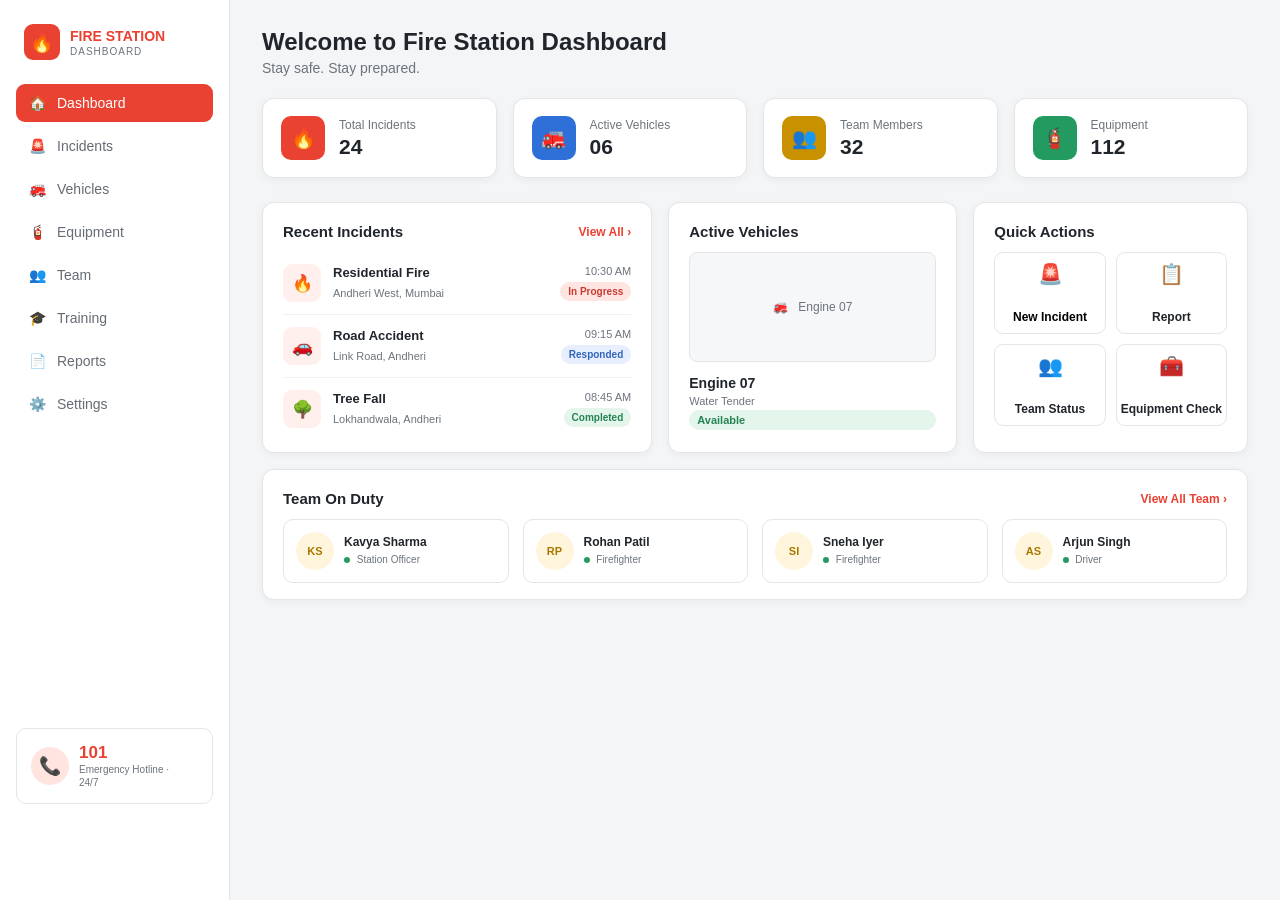
<file: index.html>
<!doctype html>
<html lang="en">
  <head>
    <meta charset="UTF-8" />
    <meta name="viewport" content="width=device-width, initial-scale=1.0" />

    <title>Fire Station Dashboard</title>

    <!-- Main dashboard styling -->
    <link rel="stylesheet" href="style.css" />

    <!-- Mobile and tablet styling -->
    <link rel="stylesheet" href="responsive.css" />
  </head>

  <body>
    <!-- JavaScript dashboard yahan load karega -->
    <div id="app"></div>

    <script src="dashboard.js"></script>
  </body>
</html>
</file>
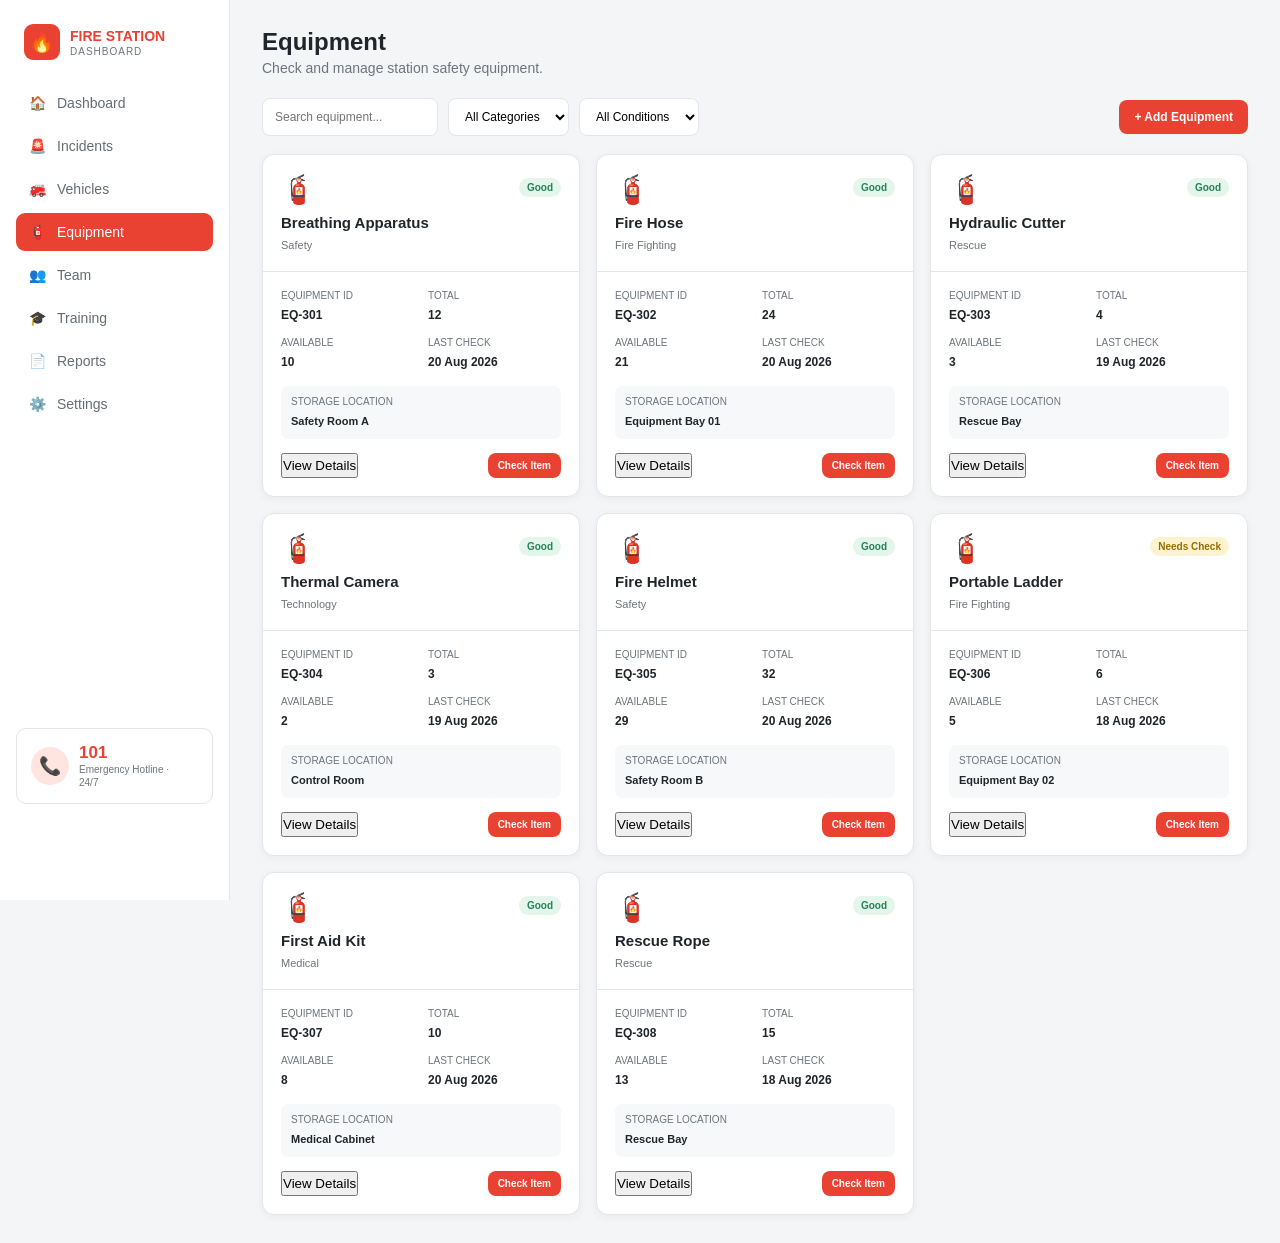
<file: equipment.html>
<!doctype html>
<html lang="en">
  <head>
    <meta charset="UTF-8" />
    <meta name="viewport" content="width=device-width, initial-scale=1.0" />

    <title>Equipment | Fire Station</title>

    <link rel="stylesheet" href="style.css" />
    <link rel="stylesheet" href="responsive.css" />
  </head>

  <body>
    <!-- The JS builds the equipment screen here. -->
    <div id="app"></div>

    <script src="equipment.js"></script>
  </body>
</html>
</file>
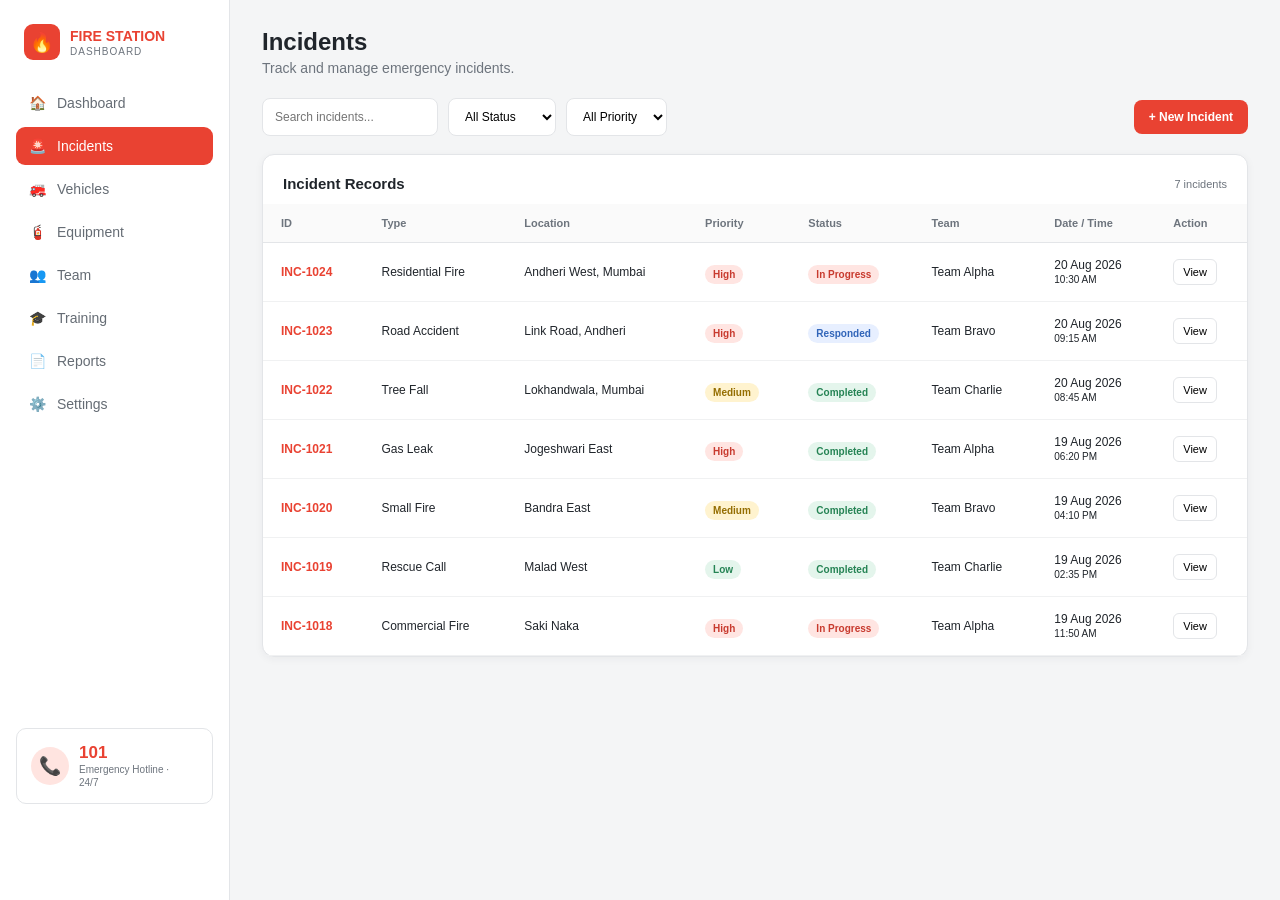
<file: incidents.html>
<!doctype html>
<html lang="en">
  <head>
    <meta charset="UTF-8" />
    <meta name="viewport" content="width=device-width, initial-scale=1.0" />

    <title>Incidents | Fire Station</title>

    <link rel="stylesheet" href="style.css" />
    <link rel="stylesheet" href="responsive.css" />

    <style>
      /* A little extra styling for the incident table. */

      .page-actions {
        display: flex;
        justify-content: space-between;
        align-items: center;
        gap: 12px;
        margin-bottom: 18px;
      }

      .filters {
        display: flex;
        gap: 10px;
        flex-wrap: wrap;
      }

      .filters input,
      .filters select {
        padding: 10px 12px;
        border: 1px solid var(--border);
        border-radius: 8px;
        background: white;
        outline: none;
        font-size: 12px;
      }

      .filters input:focus,
      .filters select:focus {
        border-color: var(--red);
      }

      .table-wrap {
        overflow-x: auto;
      }

      .data-table {
        width: 100%;
        border-collapse: collapse;
      }

      .data-table th {
        text-align: left;
        padding: 13px 18px;
        background: #fafafa;
        color: var(--muted);
        font-size: 11px;
        border-bottom: 1px solid var(--border);
      }

      .data-table td {
        padding: 15px 18px;
        border-bottom: 1px solid #f0f1f2;
        font-size: 12px;
        white-space: nowrap;
      }

      .data-table tr:hover {
        background: #fffafa;
      }

      .incident-id {
        color: var(--red);
        font-weight: 700;
      }

      .empty-state {
        text-align: center;
        padding: 45px 20px;
        color: var(--muted);
        font-size: 13px;
      }

      .action-btn {
        border: 1px solid var(--border);
        background: white;
        padding: 6px 9px;
        border-radius: 6px;
        cursor: pointer;
        font-size: 11px;
      }

      .action-btn:hover {
        border-color: var(--red);
        color: var(--red);
      }

      .detail-row {
        display: grid;
        grid-template-columns: 130px 1fr;
        gap: 10px;
        padding: 9px 0;
        border-bottom: 1px solid #f0f1f2;
        font-size: 12px;
      }

      .detail-row strong {
        color: var(--muted);
      }

      @media (max-width: 650px) {
        .page-actions {
          align-items: flex-start;
          flex-direction: column;
        }

        .filters {
          width: 100%;
        }

        .filters input,
        .filters select {
          width: 100%;
        }
      }
    </style>
  </head>

  <body>
    <!-- JavaScript will build the complete incidents page here. -->
    <div id="app"></div>

    <script src="incidents.js"></script>
  </body>
</html>
</file>
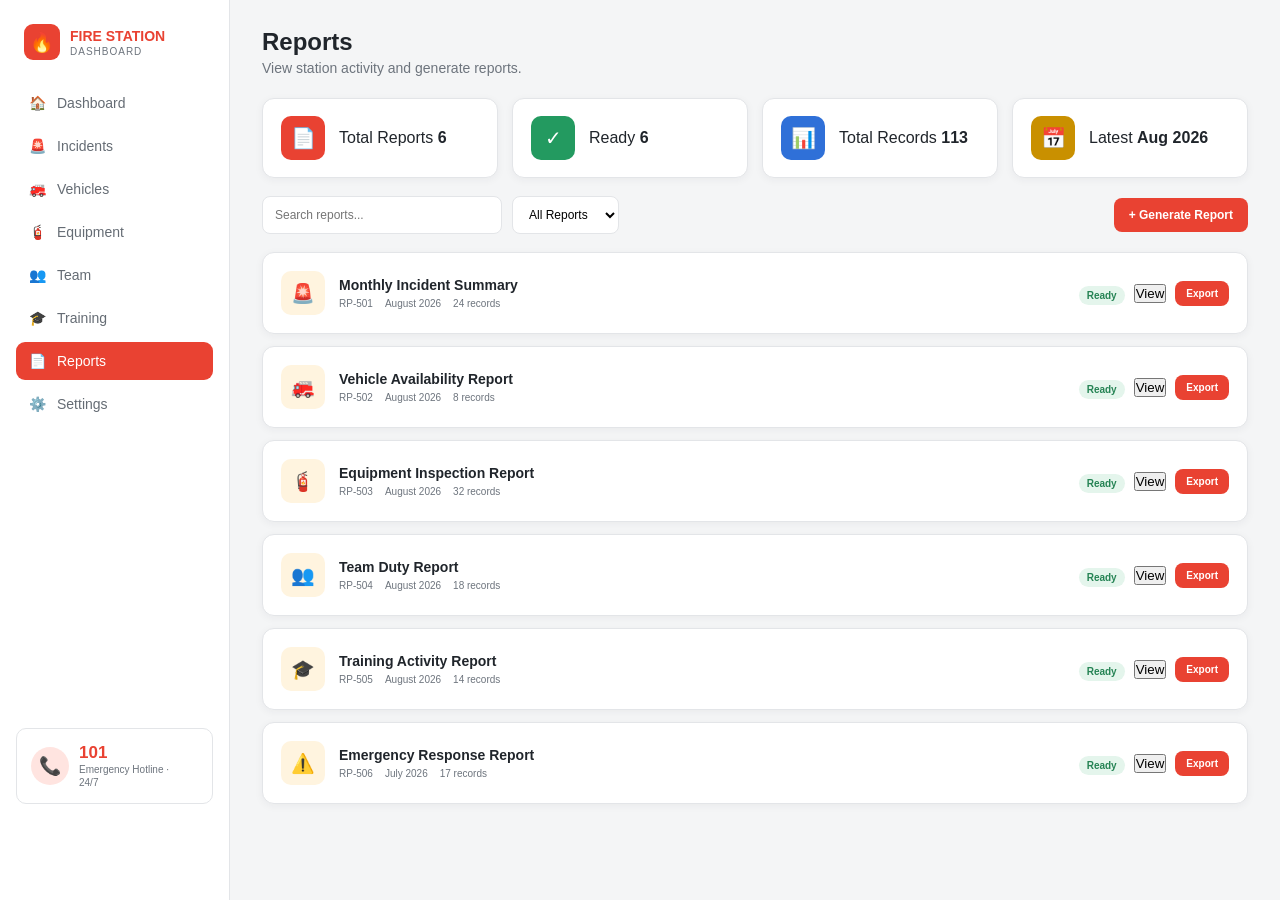
<file: reports.html>
<!doctype html>
<html lang="en">
  <head>
    <meta charset="UTF-8" />
    <meta name="viewport" content="width=device-width, initial-scale=1.0" />

    <title>Reports | Fire Station</title>

    <link rel="stylesheet" href="style.css" />
    <link rel="stylesheet" href="responsive.css" />
  </head>

  <body>
    <!-- JS keeps the report page easy to change later. -->
    <div id="app"></div>

    <script src="reports.js"></script>
  </body>
</html>
</file>
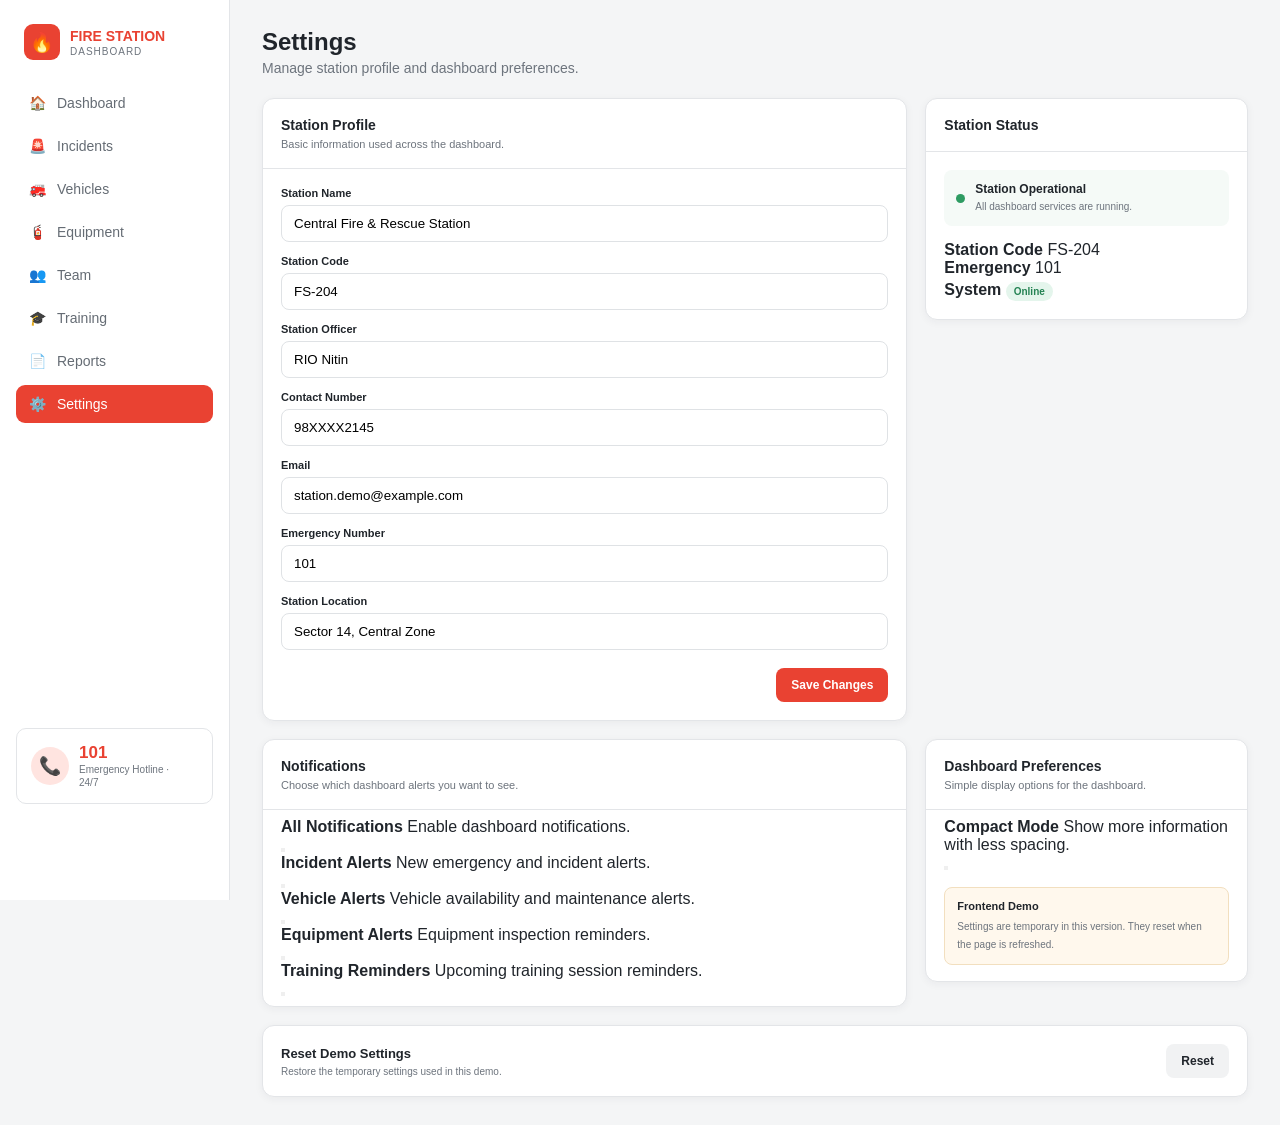
<file: settings.html>
<!doctype html>
<html lang="en">
  <head>
    <meta charset="UTF-8" />
    <meta name="viewport" content="width=device-width, initial-scale=1.0" />

    <title>Settings | Fire Station</title>

    <link rel="stylesheet" href="style.css" />
    <link rel="stylesheet" href="responsive.css" />
  </head>

  <body>
    <!-- JS keeps the settings page simple and connected. -->
    <div id="app"></div>

    <script src="settings.js"></script>
  </body>
</html>
</file>
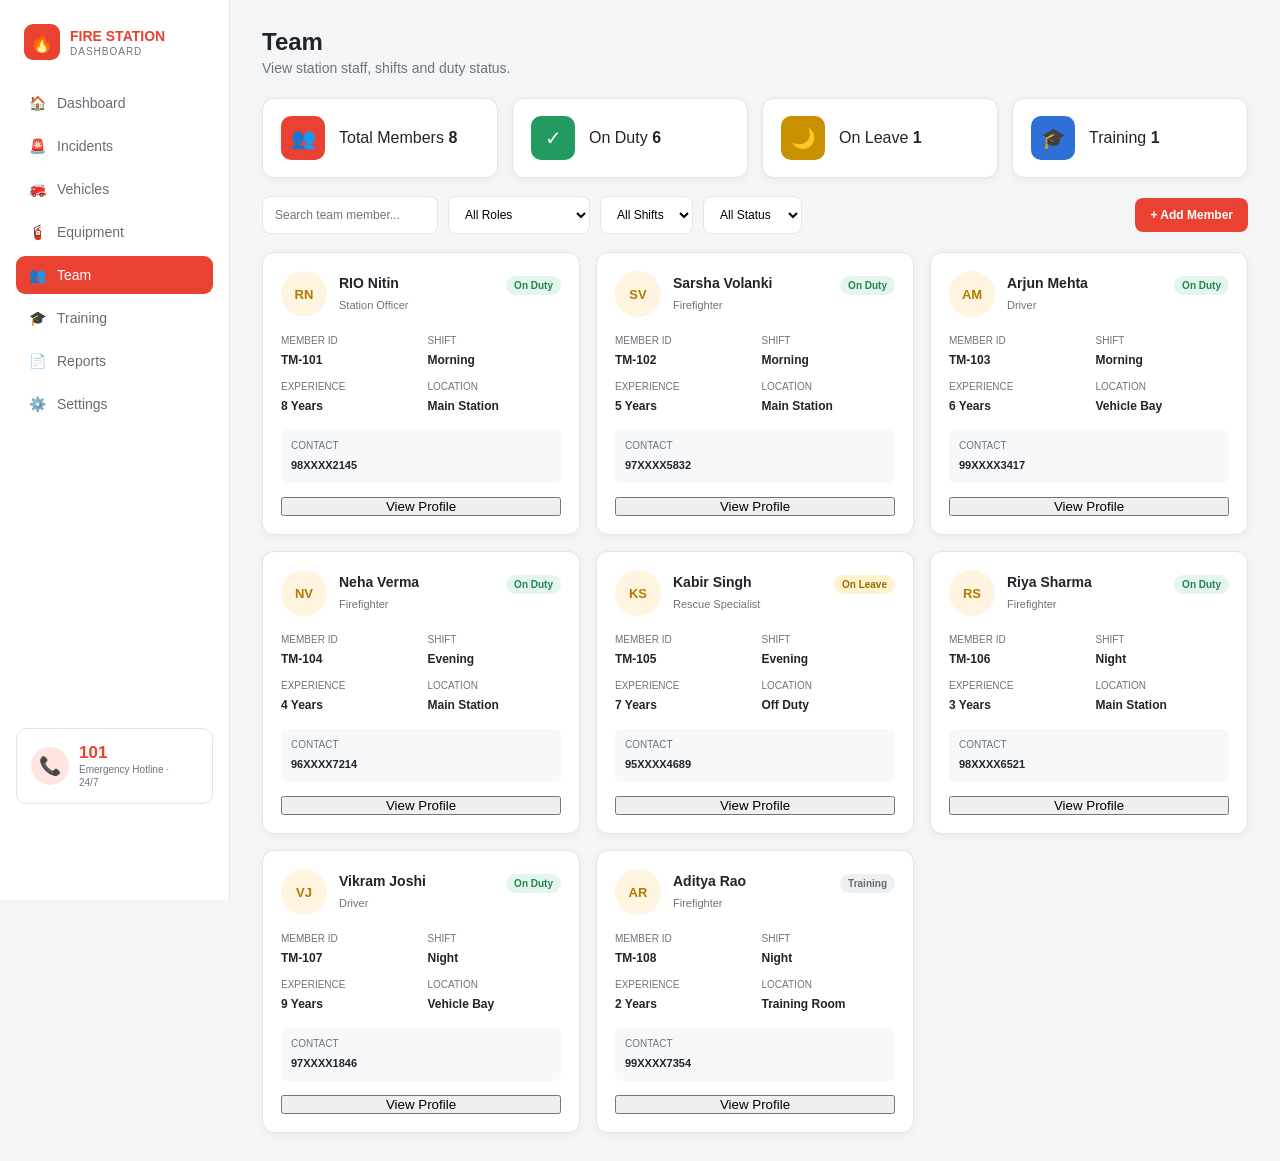
<file: team.html>
<!doctype html>
<html lang="en">
  <head>
    <meta charset="UTF-8" />
    <meta name="viewport" content="width=device-width, initial-scale=1.0" />

    <title>Team | Fire Station</title>

    <link rel="stylesheet" href="style.css" />
    <link rel="stylesheet" href="responsive.css" />
  </head>

  <body>
    <!-- JS creates the team screen here. -->
    <div id="app"></div>

    <script src="team.js"></script>
  </body>
</html>
</file>
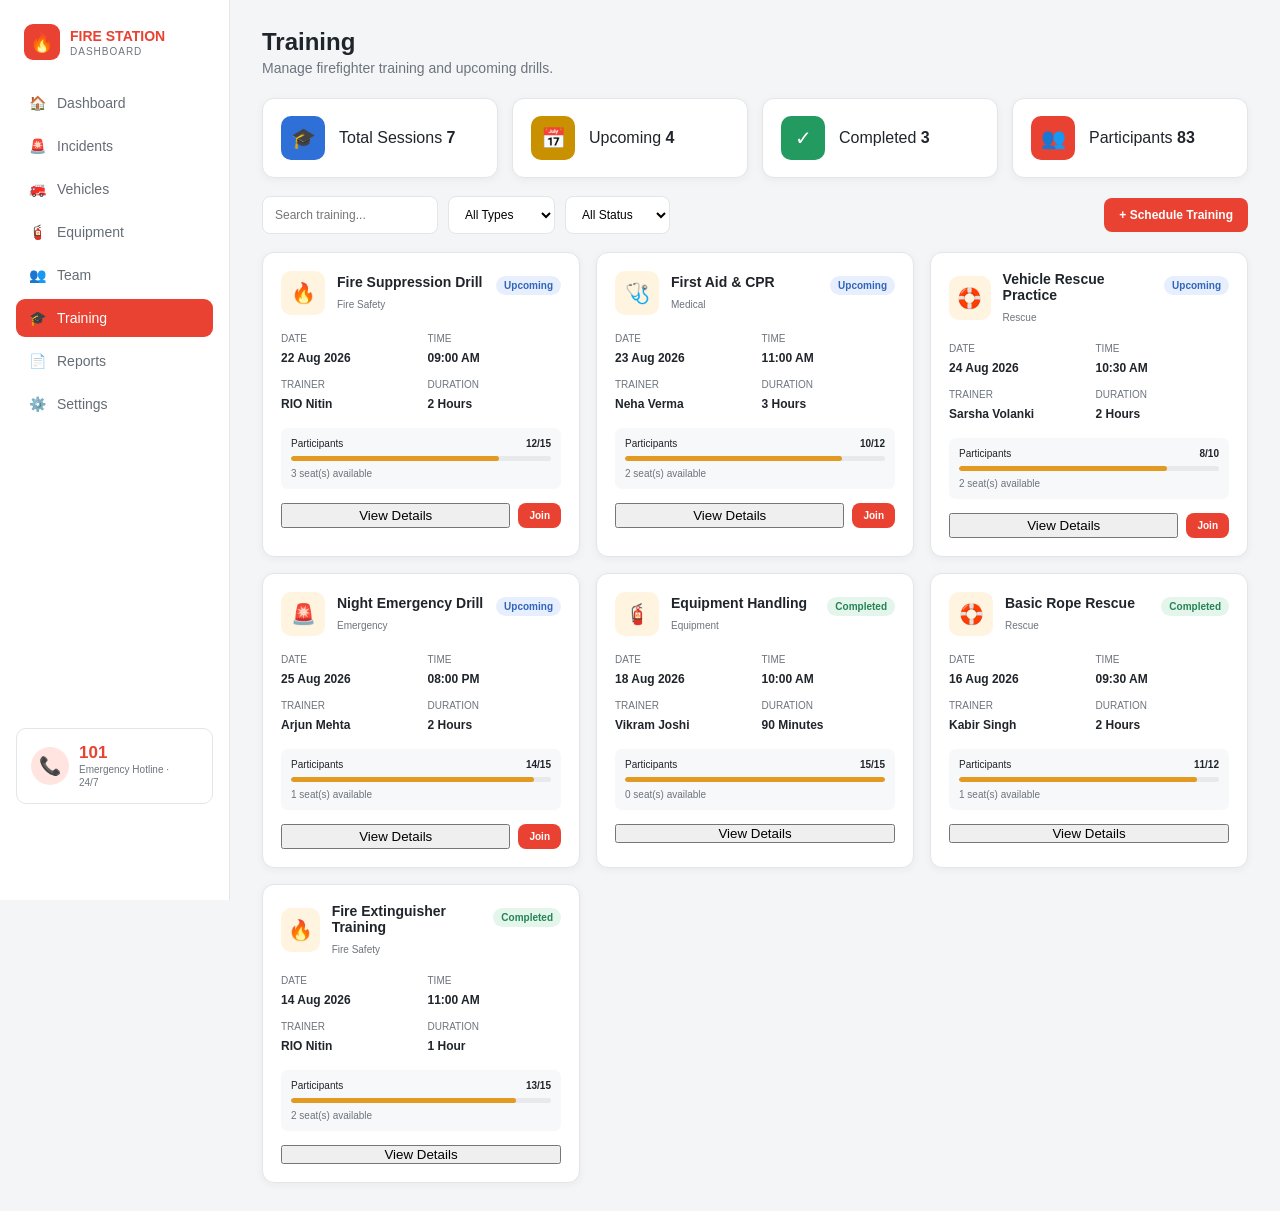
<file: training.html>
<!doctype html>
<html lang="en">
  <head>
    <meta charset="UTF-8" />
    <meta name="viewport" content="width=device-width, initial-scale=1.0" />

    <title>Training | Fire Station</title>

    <link rel="stylesheet" href="style.css" />
    <link rel="stylesheet" href="responsive.css" />
  </head>

  <body>
    <!-- JS handles the training screen so the page stays simple. -->
    <div id="app"></div>

    <script src="training.js"></script>
  </body>
</html>
</file>
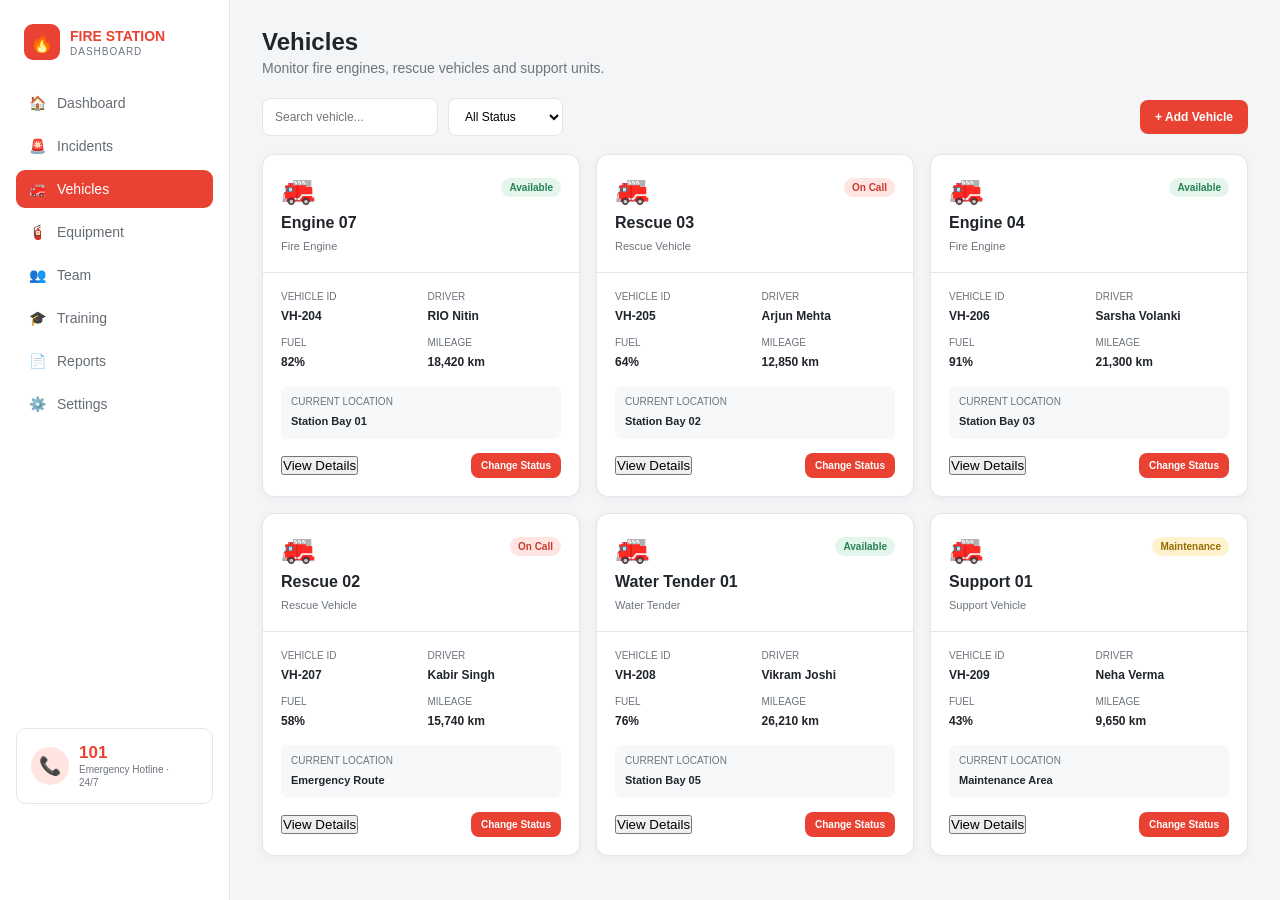
<file: vehicles.html>
<!doctype html>
<html lang="en">
  <head>
    <meta charset="UTF-8" />
    <meta name="viewport" content="width=device-width, initial-scale=1.0" />

    <title>Vehicles | Fire Station</title>

    <link rel="stylesheet" href="style.css" />
    <link rel="stylesheet" href="responsive.css" />
  </head>

  <body>
    <!-- JS handles the vehicle page so the HTML stays clean. -->
    <div id="app"></div>

    <script src="vehicles.js"></script>
  </body>
</html>
</file>
<file: style.css>
:root {
  --red: #e94232;
  --red-dark: #d93527;
  --blue: #2f70d8;
  --green: #239a60;
  --gold: #c99000;

  --text: #20252b;
  --muted: #6d747d;

  --border: #e3e5e8;
  --background: #f4f5f6;
  --white: #ffffff;

  --radius: 12px;
  --shadow: 0 2px 8px rgba(30, 40, 50, 0.05);
}

/* Basic reset */

* {
  margin: 0;
  padding: 0;
  box-sizing: border-box;
}

body {
  font-family: Arial, Helvetica, sans-serif;
  background: var(--background);
  color: var(--text);
  min-height: 100vh;
}

a {
  text-decoration: none;
  color: inherit;
}

button,
input,
select,
textarea {
  font-family: inherit;
}

/* ================================
   MAIN APP
================================ */

.app-shell {
  display: flex;
  min-height: 100vh;
}

/* ================================
   SIDEBAR
================================ */

.sidebar {
  width: 230px;
  height: 100vh;

  position: fixed;
  left: 0;
  top: 0;

  background: var(--white);
  border-right: 1px solid var(--border);

  padding: 24px 16px;

  z-index: 100;
}

/* Logo section */

.brand {
  display: flex;
  align-items: center;
  gap: 10px;

  padding: 0 8px 24px;
}

.brand-mark {
  width: 36px;
  height: 36px;

  display: grid;
  place-items: center;

  border-radius: 9px;

  background: var(--red);
  color: white;

  font-size: 19px;
}

.brand-text strong {
  display: block;

  color: var(--red);

  font-size: 14px;
}

.brand-text span {
  display: block;

  margin-top: 2px;

  color: var(--muted);

  font-size: 10px;
  letter-spacing: 1px;
}

/* Navigation */

.nav {
  display: grid;
  gap: 5px;
}

.nav-link {
  display: flex;
  align-items: center;

  gap: 11px;

  padding: 11px 12px;

  border-radius: 9px;

  color: #656c74;

  font-size: 14px;

  transition: 0.2s;
}

.nav-link:hover {
  background: #fff2f0;
  color: var(--red);
}

.nav-link.active {
  background: var(--red);
  color: white;
}

.nav-icon {
  width: 18px;
  text-align: center;
}

/* ================================
   EMERGENCY HOTLINE
================================ */

.hotline {
  position: absolute;

  left: 16px;
  right: 16px;
  bottom: 96px;

  padding: 14px;

  display: flex;
  align-items: center;

  gap: 10px;

  border: 1px solid var(--border);
  border-radius: 10px;

  background: white;
}

.hotline-icon {
  width: 38px;
  height: 38px;

  display: grid;
  place-items: center;

  border-radius: 50%;

  background: #ffe4e0;
  color: var(--red);

  font-size: 18px;
}

.hotline strong {
  display: block;

  color: var(--red);

  font-size: 17px;
}

.hotline span {
  display: block;

  color: var(--muted);

  font-size: 10px;

  line-height: 1.3;
}

/* ================================
   MAIN CONTENT
================================ */

.main {
  width: calc(100% - 230px);

  margin-left: 230px;

  padding: 28px 32px;
}

.page-title {
  margin-bottom: 22px;
}

.page-title h1 {
  font-size: 24px;

  margin-bottom: 4px;
}

.page-title p {
  color: var(--muted);

  font-size: 14px;
}

/* ================================
   STAT CARDS
================================ */

.stats-grid {
  display: grid;

  grid-template-columns: repeat(4, 1fr);

  gap: 16px;

  margin-bottom: 24px;
}

.stat-card {
  display: flex;
  align-items: center;

  gap: 14px;

  padding: 17px 18px;

  background: white;

  border: 1px solid var(--border);

  border-radius: var(--radius);

  box-shadow: var(--shadow);
}

.stat-icon {
  width: 44px;
  height: 44px;

  display: grid;
  place-items: center;

  border-radius: 10px;

  color: white;

  font-size: 20px;
}

.stat-icon.red {
  background: var(--red);
}

.stat-icon.blue {
  background: var(--blue);
}

.stat-icon.gold {
  background: var(--gold);
}

.stat-icon.green {
  background: var(--green);
}

.stat-label {
  color: var(--muted);

  font-size: 12px;

  margin-bottom: 3px;
}

.stat-value {
  font-size: 21px;

  font-weight: 700;
}

/* ================================
   DASHBOARD PANELS
================================ */

.dashboard-grid {
  display: grid;

  grid-template-columns: 1.35fr 1fr 0.95fr;

  gap: 16px;

  margin-bottom: 16px;
}

.panel {
  background: white;

  border: 1px solid var(--border);

  border-radius: var(--radius);

  box-shadow: var(--shadow);
}

.panel-head {
  display: flex;

  align-items: center;

  justify-content: space-between;

  padding: 20px 20px 12px;
}

.panel-head h2 {
  font-size: 15px;
}

.panel-head a {
  color: var(--red);

  font-size: 12px;

  font-weight: 700;
}

/* ================================
   INCIDENTS
================================ */

.incident-list {
  padding: 0 20px 12px;
}

.incident-row {
  display: grid;

  grid-template-columns: 40px 1fr auto;

  align-items: center;

  gap: 10px;

  padding: 12px 0;

  border-bottom: 1px solid #f0f1f2;
}

.incident-row:last-child {
  border-bottom: none;
}

.incident-icon {
  width: 38px;
  height: 38px;

  display: grid;
  place-items: center;

  border-radius: 9px;

  background: #fff0ee;

  font-size: 17px;
}

.incident-main strong {
  display: block;

  font-size: 13px;

  margin-bottom: 3px;
}

.incident-main span {
  color: var(--muted);

  font-size: 11px;
}

.incident-time {
  text-align: right;

  color: var(--muted);

  font-size: 11px;
}

/* ================================
   STATUS BADGES
================================ */

.badge {
  display: inline-flex;

  align-items: center;

  padding: 4px 8px;

  border-radius: 999px;

  font-size: 10px;

  font-weight: 700;

  margin-top: 5px;
}

.badge.red {
  color: #c83a2e;
  background: #ffe5e2;
}

.badge.blue {
  color: #3165b9;
  background: #e7efff;
}

.badge.green {
  color: #258354;
  background: #e4f5ec;
}

.badge.gold {
  color: #946d00;
  background: #fff3cf;
}

.badge.gray {
  color: #656b72;
  background: #edf0f2;
}

/* ================================
   VEHICLE
================================ */

.vehicle-preview {
  height: 110px;

  margin: 0 20px 12px;

  display: grid;
  place-items: center;

  background: #f6f7f8;

  border: 1px solid var(--border);

  border-radius: 8px;

  color: var(--muted);

  font-size: 12px;
}

.vehicle-info {
  padding: 0 20px 18px;
}

.vehicle-info strong {
  font-size: 14px;
}

.vehicle-info span {
  display: block;

  color: var(--muted);

  font-size: 11px;

  margin-top: 3px;
}

/* ================================
   QUICK ACTIONS
================================ */

.quick-actions {
  display: grid;

  grid-template-columns: 1fr 1fr;

  gap: 10px;

  padding: 0 20px 20px;
}

.quick-btn {
  min-height: 82px;

  display: grid;
  place-items: center;

  text-align: center;

  border: 1px solid var(--border);

  border-radius: 9px;

  background: white;

  transition: 0.2s;
}

.quick-btn:hover {
  border-color: #f1b2ab;

  transform: translateY(-1px);
}

.quick-btn span {
  display: block;

  font-size: 20px;

  margin-bottom: 5px;
}

.quick-btn strong {
  font-size: 12px;
}

/* ================================
   TEAM
================================ */

.team-panel {
  padding-bottom: 16px;
}

.team-grid {
  display: grid;

  grid-template-columns: repeat(4, 1fr);

  gap: 14px;

  padding: 0 20px;
}

.member-card {
  display: flex;
  align-items: center;

  gap: 10px;

  padding: 12px;

  border: 1px solid var(--border);

  border-radius: 10px;
}

.avatar {
  width: 38px;
  height: 38px;

  flex: 0 0 38px;

  display: grid;
  place-items: center;

  border-radius: 50%;

  background: #fff5dc;

  color: #a77900;

  font-size: 11px;

  font-weight: 700;
}

.member-card strong {
  display: block;

  font-size: 12px;
}

.member-card span {
  color: var(--muted);

  font-size: 10px;
}

.dot {
  display: inline-block;

  width: 6px;
  height: 6px;

  margin-right: 4px;

  border-radius: 50%;

  background: var(--green);
}

/* ================================
   BUTTONS
================================ */

.btn {
  border: none;

  border-radius: 8px;

  padding: 10px 15px;

  font-size: 12px;

  font-weight: 700;

  transition: 0.2s;
}

.btn-primary {
  background: var(--red);

  color: white;
}

.btn-primary:hover {
  background: var(--red-dark);
}

.btn-light {
  background: #f1f2f3;

  color: var(--text);
}

/* ================================
   MODAL
================================ */

.modal-backdrop {
  position: fixed;

  inset: 0;

  display: none;

  align-items: center;
  justify-content: center;

  background: rgba(25, 30, 35, 0.42);

  z-index: 500;

  padding: 20px;
}

.modal-backdrop.show {
  display: flex;
}

.modal {
  width: min(520px, 100%);

  background: white;

  border-radius: 12px;

  padding: 22px;

  box-shadow: 0 18px 50px rgba(0, 0, 0, 0.18);
}

.modal-head {
  display: flex;

  align-items: center;

  justify-content: space-between;

  margin-bottom: 18px;
}

.modal-head h2 {
  font-size: 17px;
}

.close {
  border: none;

  background: transparent;

  color: var(--muted);

  font-size: 22px;
}

/* ================================
   FORMS
================================ */

.form-grid {
  display: grid;

  gap: 13px;
}

.form-group label {
  display: block;

  margin-bottom: 6px;

  font-size: 11px;

  font-weight: 700;
}

.form-group input,
.form-group select,
.form-group textarea {
  width: 100%;

  padding: 10px 12px;

  border: 1px solid #dfe2e5;

  border-radius: 8px;

  outline: none;
}

.form-group textarea {
  min-height: 90px;

  resize: vertical;
}

.form-group input:focus,
.form-group select:focus,
.form-group textarea:focus {
  border-color: var(--red);
}

/* ================================
   TOAST
================================ */

.toast {
  position: fixed;

  right: 22px;
  bottom: 22px;

  padding: 12px 16px;

  background: #242a30;

  color: white;

  border-radius: 8px;

  font-size: 12px;

  opacity: 0;

  transform: translateY(10px);

  pointer-events: none;

  transition: 0.25s;

  z-index: 1000;
}

.toast.show {
  opacity: 1;

  transform: translateY(0);
}
</file>
<file: responsive.css>
/* Small screens get their own layout so the dashboard doesn't feel cramped. */

@media (max-width: 1100px) {
  .sidebar {
    width: 205px;
  }

  .main {
    width: calc(100% - 205px);

    margin-left: 205px;

    padding: 24px;
  }

  .dashboard-grid {
    grid-template-columns: 1fr 1fr;
  }

  .dashboard-grid .panel:last-child {
    grid-column: 1 / -1;
  }

  .quick-actions {
    grid-template-columns: repeat(4, 1fr);
  }

  .team-grid {
    grid-template-columns: repeat(2, 1fr);
  }
}

@media (max-width: 800px) {
  .sidebar {
    width: 72px;

    padding: 18px 10px;
  }

  .brand {
    justify-content: center;
  }

  .brand-text {
    display: none;
  }

  .nav-link {
    justify-content: center;

    padding: 12px;
  }

  .nav-link span:not(.nav-icon) {
    display: none;
  }

  .hotline {
    left: 10px;
    right: 10px;

    justify-content: center;

    padding: 10px;
  }

  .hotline div:last-child {
    display: none;
  }

  .main {
    width: calc(100% - 72px);

    margin-left: 72px;

    padding: 20px;
  }

  .stats-grid {
    grid-template-columns: repeat(2, 1fr);
  }

  .dashboard-grid {
    grid-template-columns: 1fr;
  }

  .dashboard-grid .panel:last-child {
    grid-column: auto;
  }

  .quick-actions {
    grid-template-columns: 1fr 1fr;
  }

  .team-grid {
    grid-template-columns: repeat(2, 1fr);
  }
}

@media (max-width: 560px) {
  .main {
    padding: 14px;
  }

  .page-title h1 {
    font-size: 21px;
  }

  .stats-grid,
  .team-grid {
    grid-template-columns: 1fr;
  }

  .quick-actions {
    grid-template-columns: 1fr;
  }

  .incident-row {
    grid-template-columns: 40px 1fr;
  }

  .incident-time {
    display: none;
  }
}
</file>
